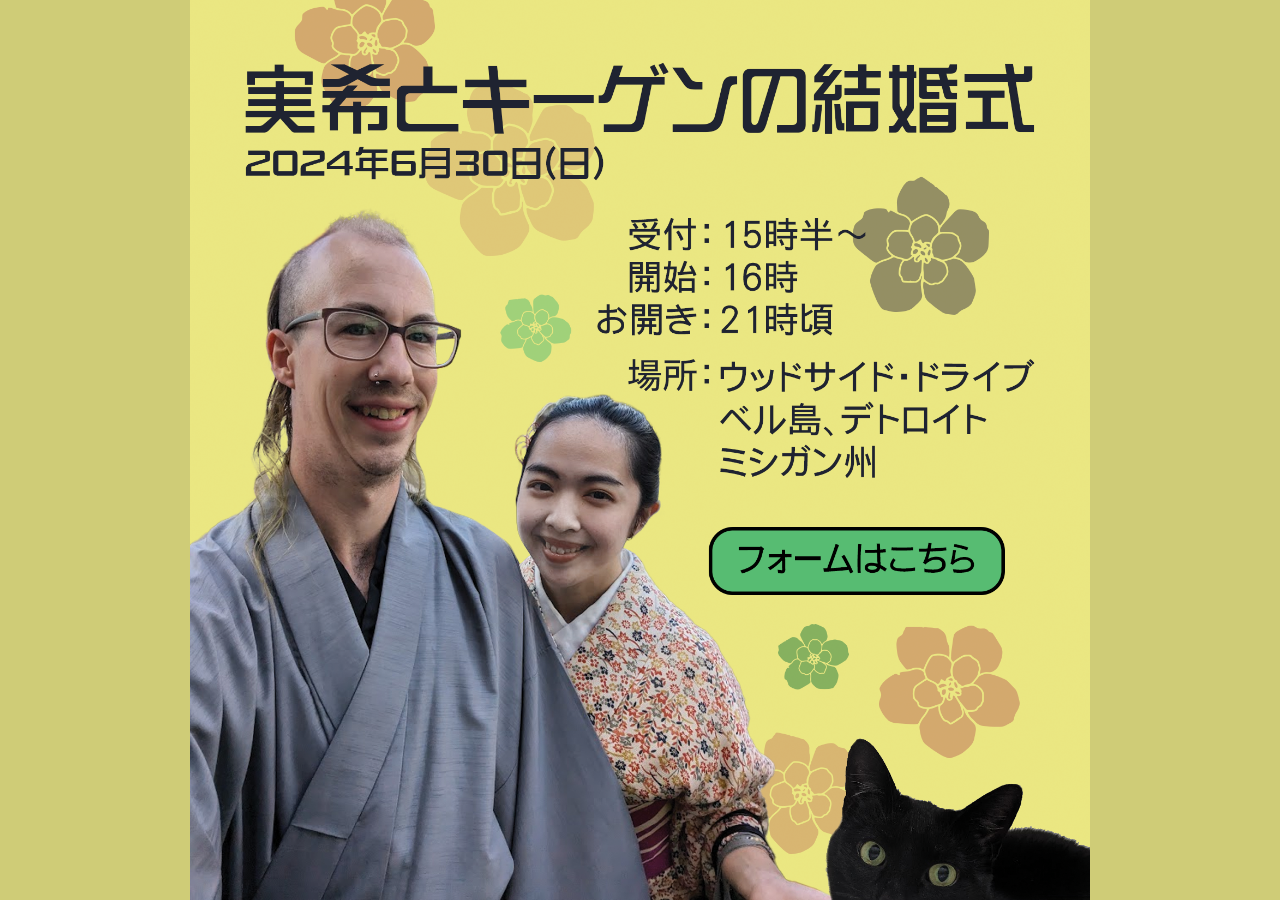
<file: index.html>
<!doctype html>
<html lang="ja">
  <head>
    <meta charset="utf-8">
    <meta name="viewport" content="width=device-width, initial-scale=1, shrink-to-fit=no">
	<meta name="description" content="結婚式の招待状です。4月10日(水)までにご回答お願いします♪">
	<title>招待状</title>
	<link rel="stylesheet" href="css/invite_jp.css">
	<link rel="icon" type="image/x-icon" href="img/favicon.ico">
    <link rel="apple-touch-icon" sizes="180x180" href="img/apple-touch-icon-180x180.png">
	<meta property="og:url" content="https://micmic541.github.io/mkwedding.jp/">
	<meta property="og:type" content="website">
	<meta property="og:title" content="Wedding Invitation">
	<meta property="og:description" content="結婚式の招待状です。4月10日(水)までにご回答お願いします♪">
	<meta property="og:image" content="img/mikikikiwedding_ver2.png">
  </head>
  <body>
	<a href="https://forms.gle/xQ6NeXoNmWipogfP7" target="_blank">
		<div></div>
	</a>
  </body>
</html>
</file>
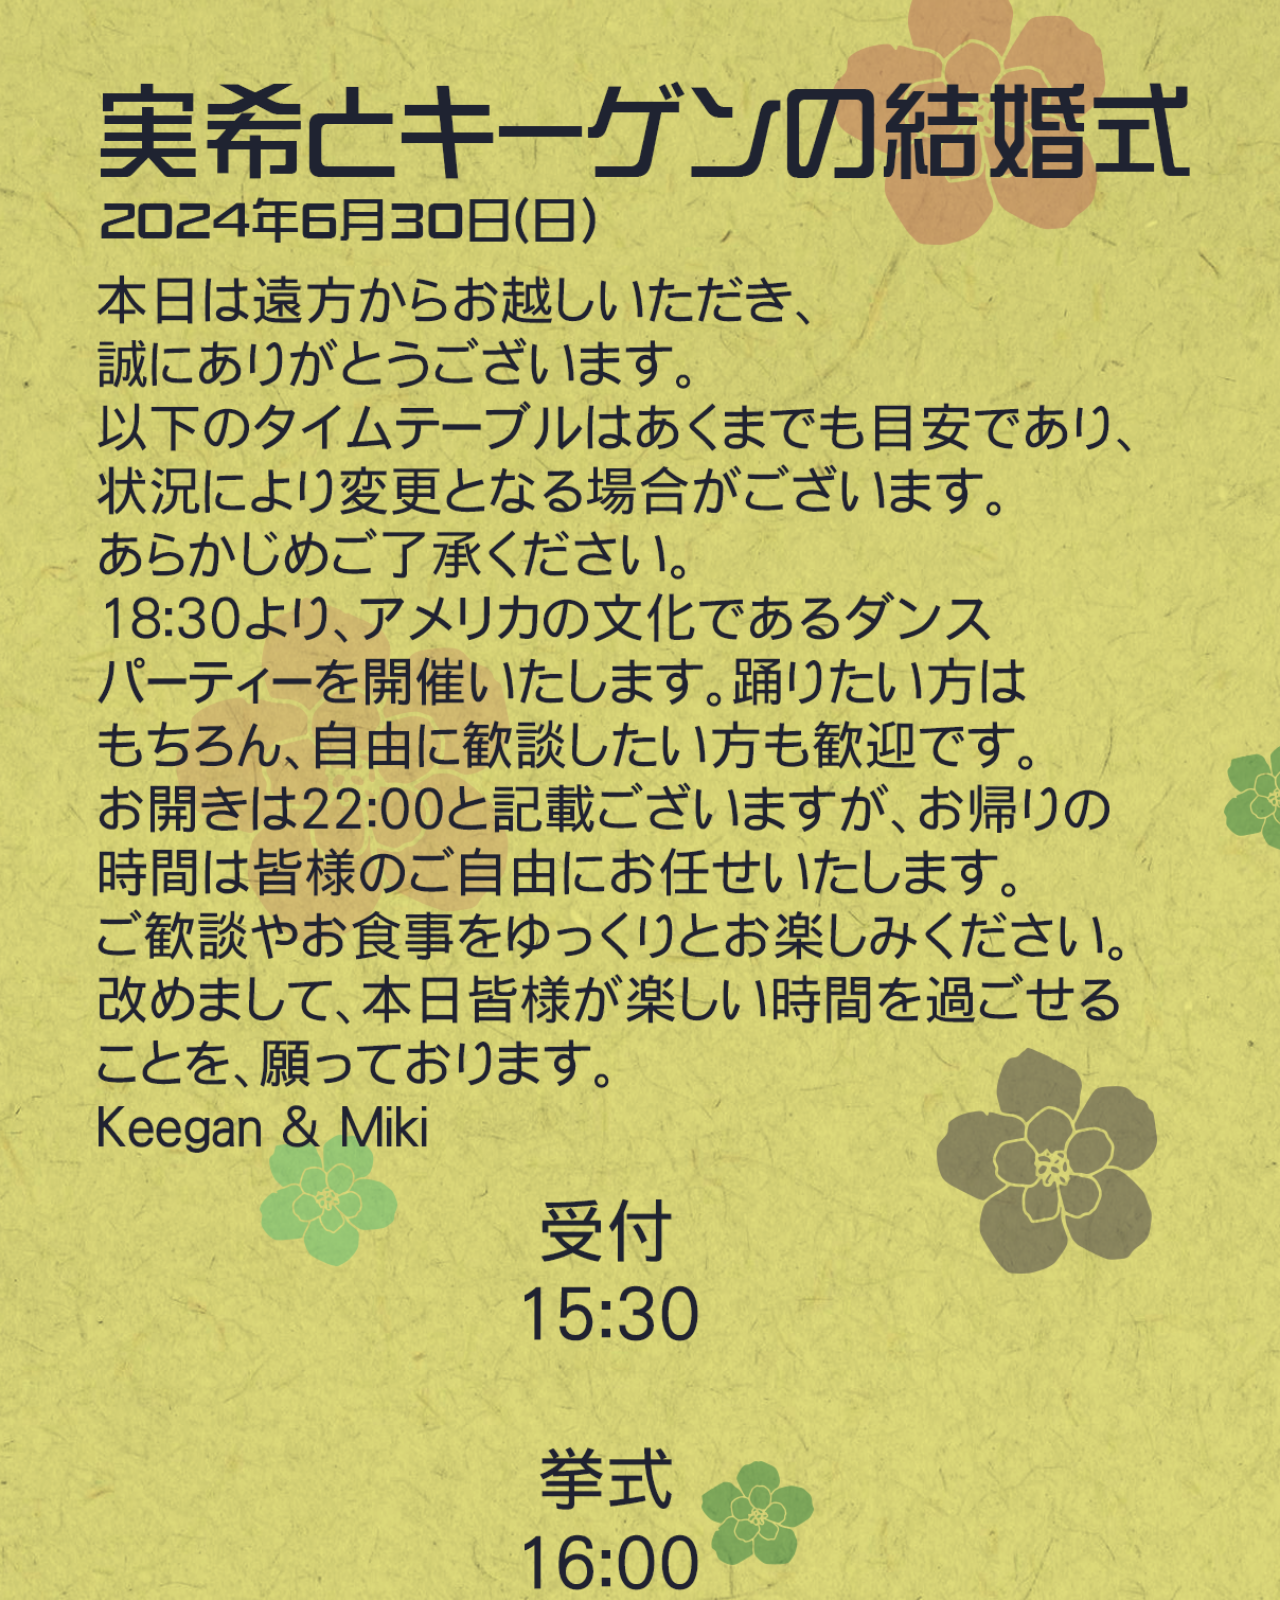
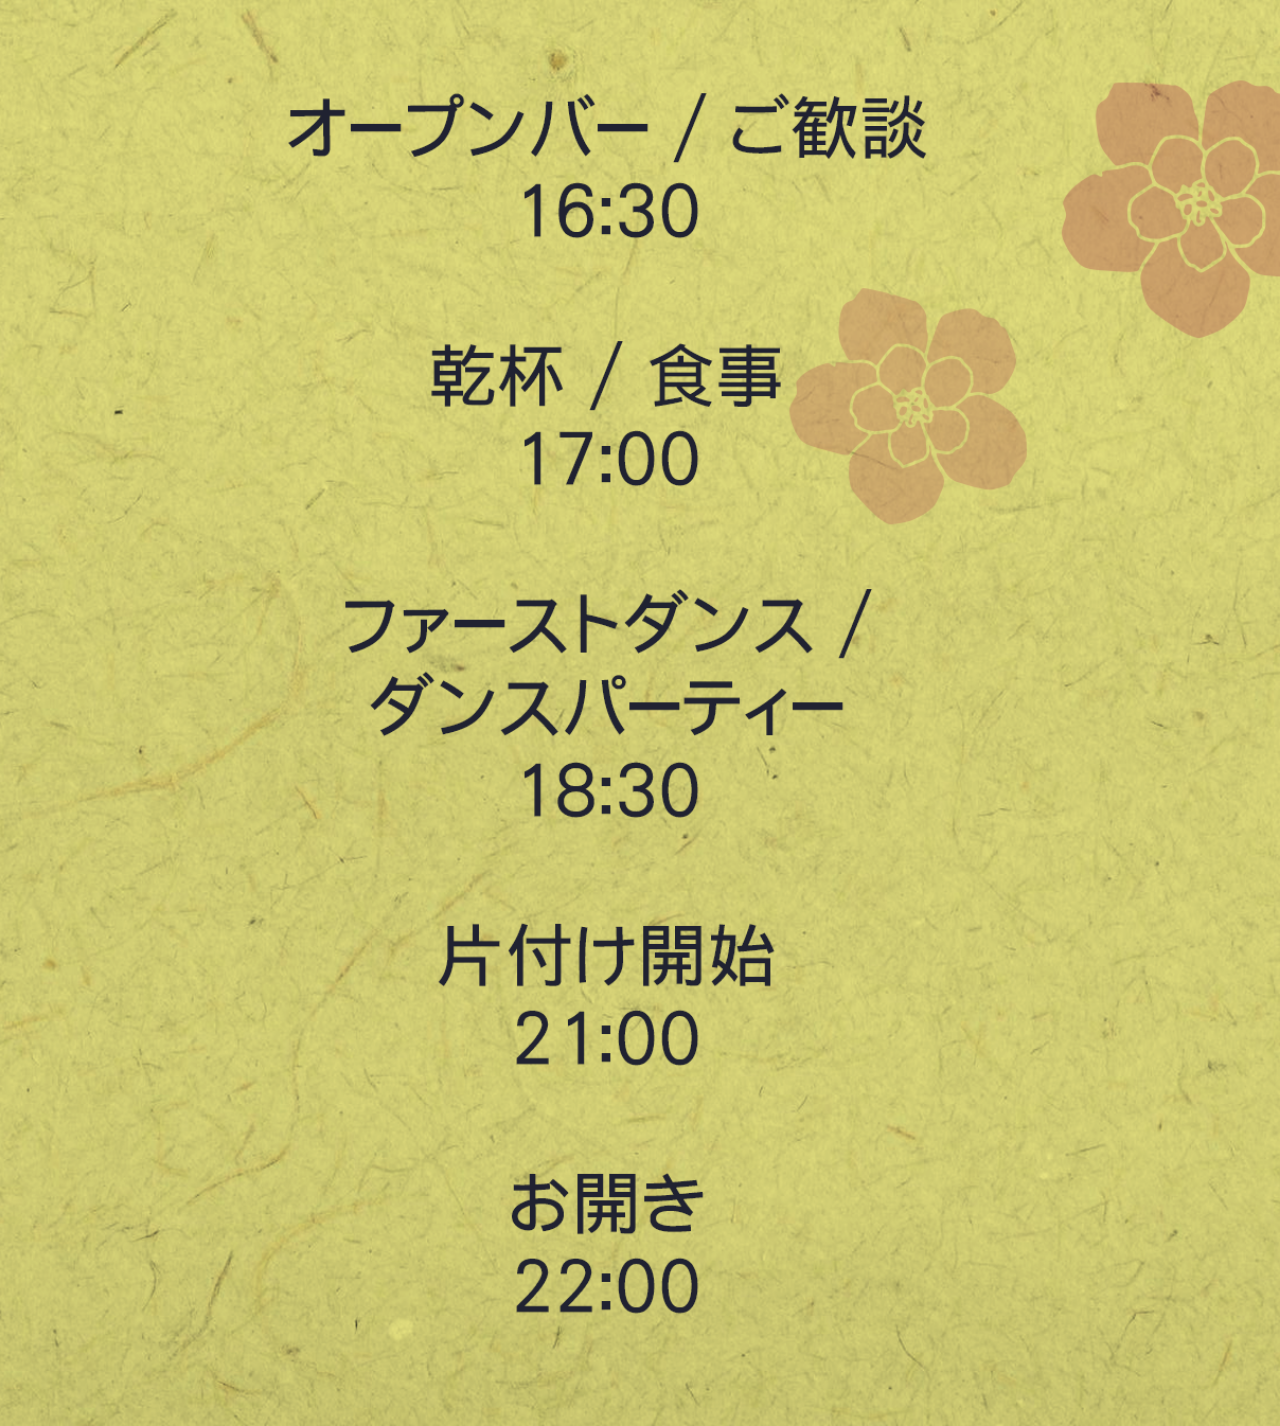
<file: program/index.html>
<!doctype html>
<html lang="ja">
  <head>
	<meta charset="utf-8">
	<meta name="viewport" content="width=device-width, initial-scale=1, shrink-to-fit=no">
	<meta name="description" content="結婚式のプログラムです。">
	<title>結婚式プログラム</title>
	<link rel="stylesheet" href="css/program_jp.css">
	<link rel="icon" type="image/x-icon" href="img/favicon.ico">
	<link rel="apple-touch-icon" sizes="180x180" href="img/apple-touch-icon-180x180.png">
	<meta property="og:url" content="https://micmic541.github.io/mkwedding.jp/">
	<meta property="og:type" content="website">
	<meta property="og:title" content="Wedding Invitation">
	<meta property="og:description" content="結婚式のプログラムです。">
	<meta property="og:image" content="img/mikikikiwedding_ver2.png">
  </head>
  <body>
	<div>
	  <img src="img/program_jp.png" />
	</div>
  </body>
</html>
</file>
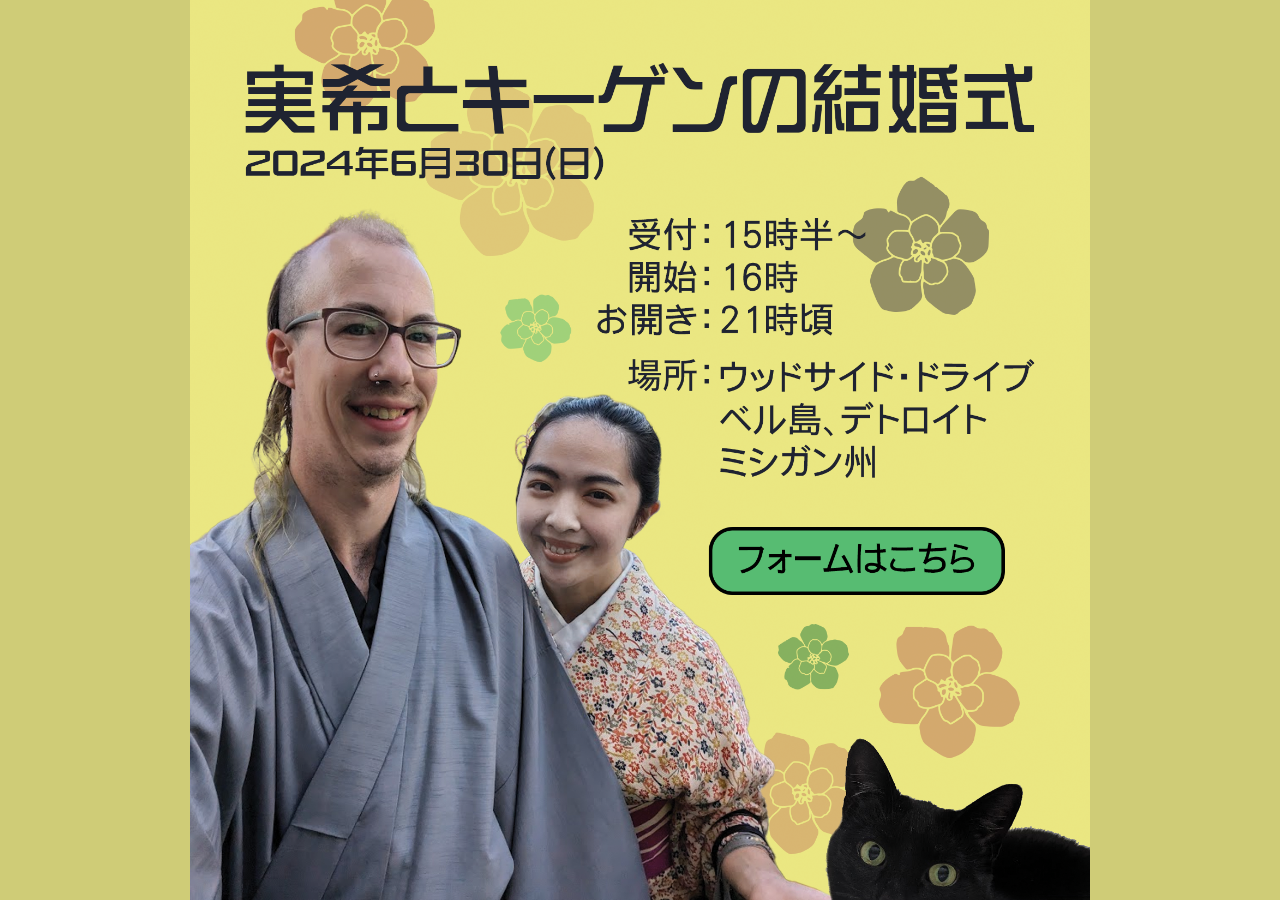
<file: invite_jp.html>
<!doctype html>
<html lang="ja">
  <head>
    <meta charset="utf-8">
    <meta name="viewport" content="width=device-width, initial-scale=1, shrink-to-fit=no">
	<meta name="description" content="キーゲンと実希の結婚式の招待状です。">
	<meta name="author" content="Fujimoto Miki">
	<!-- css other links-->
	<link rel="stylesheet" href="css/invite_jp.css">
	<title>招待状</title>
	<!--ogp-->
	<meta property="og:url" content="site url">
	<meta property="og:type" content="website">
	<meta property="og:title" content="Wedding Invitation">
	<meta property="og:description" content="キーゲンと実希の結婚式の招待状です。">
	<meta property="og:site_name" content="キーゲンと実希">
	<meta property="og:image" content="サムネイル画像">
  </head>
  <body>
	<div>
		<a href="https://forms.gle/xQ6NeXoNmWipogfP7" target="_blank"></a>
	</div>
  </body>
 </html>
</file>
<file: css/invite_jp.css>
@charset="utf-8";

* {margin:0; padding:0; height:100%; background-color:#cfcc77;}

div {
	background-image:url(../img/invite_jp.png); 
	background-position:center center; 
	background-repeat:no-repeat;
	background-size:contain;
	width:100%;
	height:100%;
}
</file>
<file: program/css/program_jp.css>
@charset="utf-8";

* {margin:0; padding:0; height:100%; background-color:#cfcc77; }

img {
	width:100%;
	height:auto;
	margin-bottom:-7px;
}
</file>
